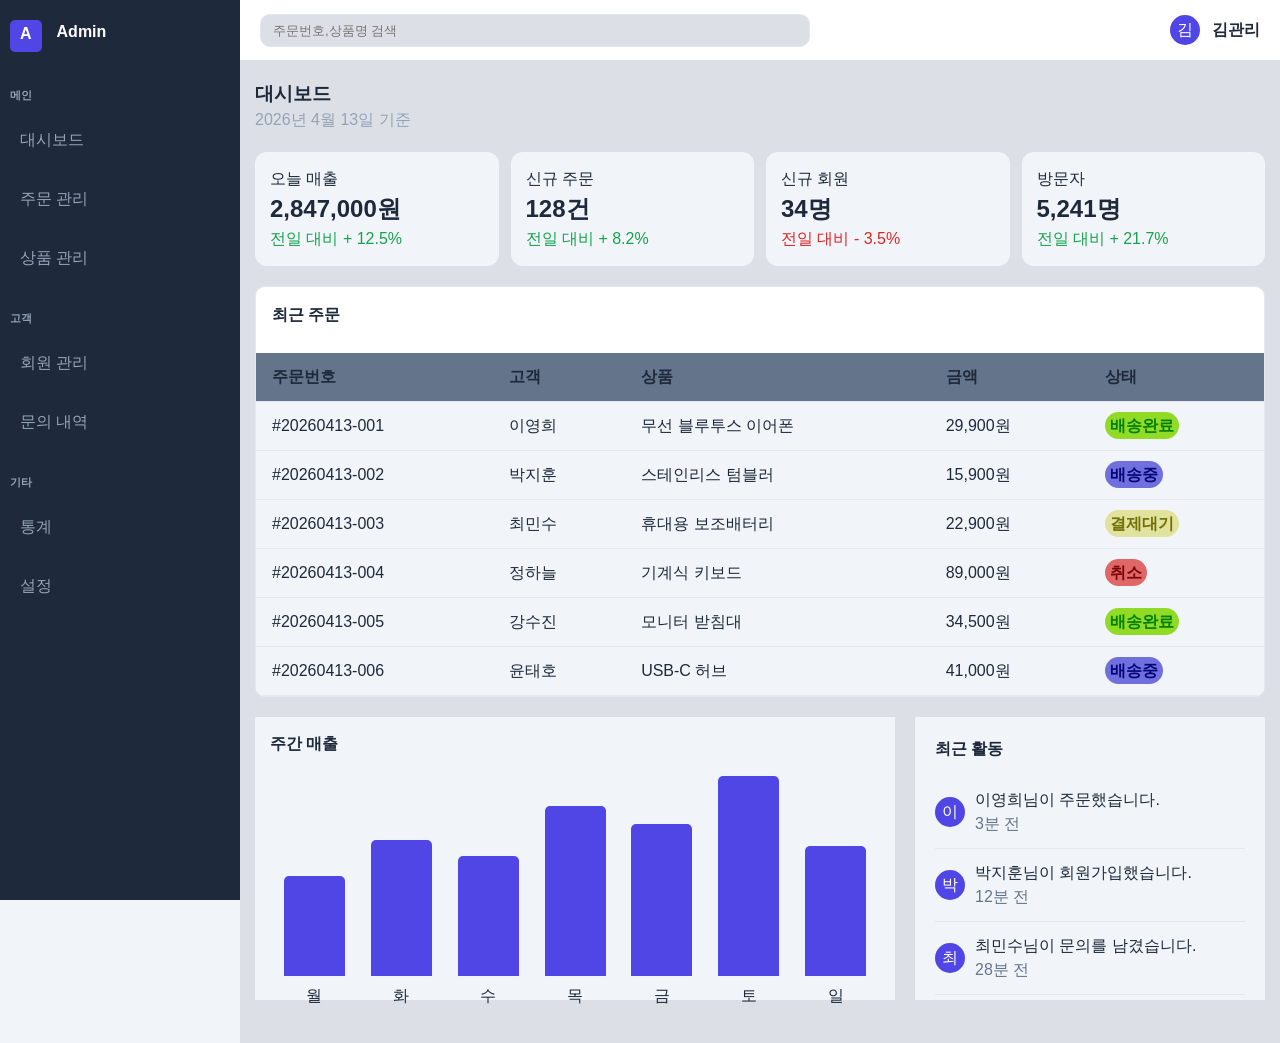
<file: index.html>
<!doctype html>
<html lang="ko">
  <head>
    <meta charset="UTF-8" />
    <meta
      http-equiv="refresh"
      content="0; url=./ex3/index01.html"
    />
    <title>차트</title>
  </head>

  <body>
    <a href="./ex3/index01.html">차트</a>
  </body>
</html>
</file>
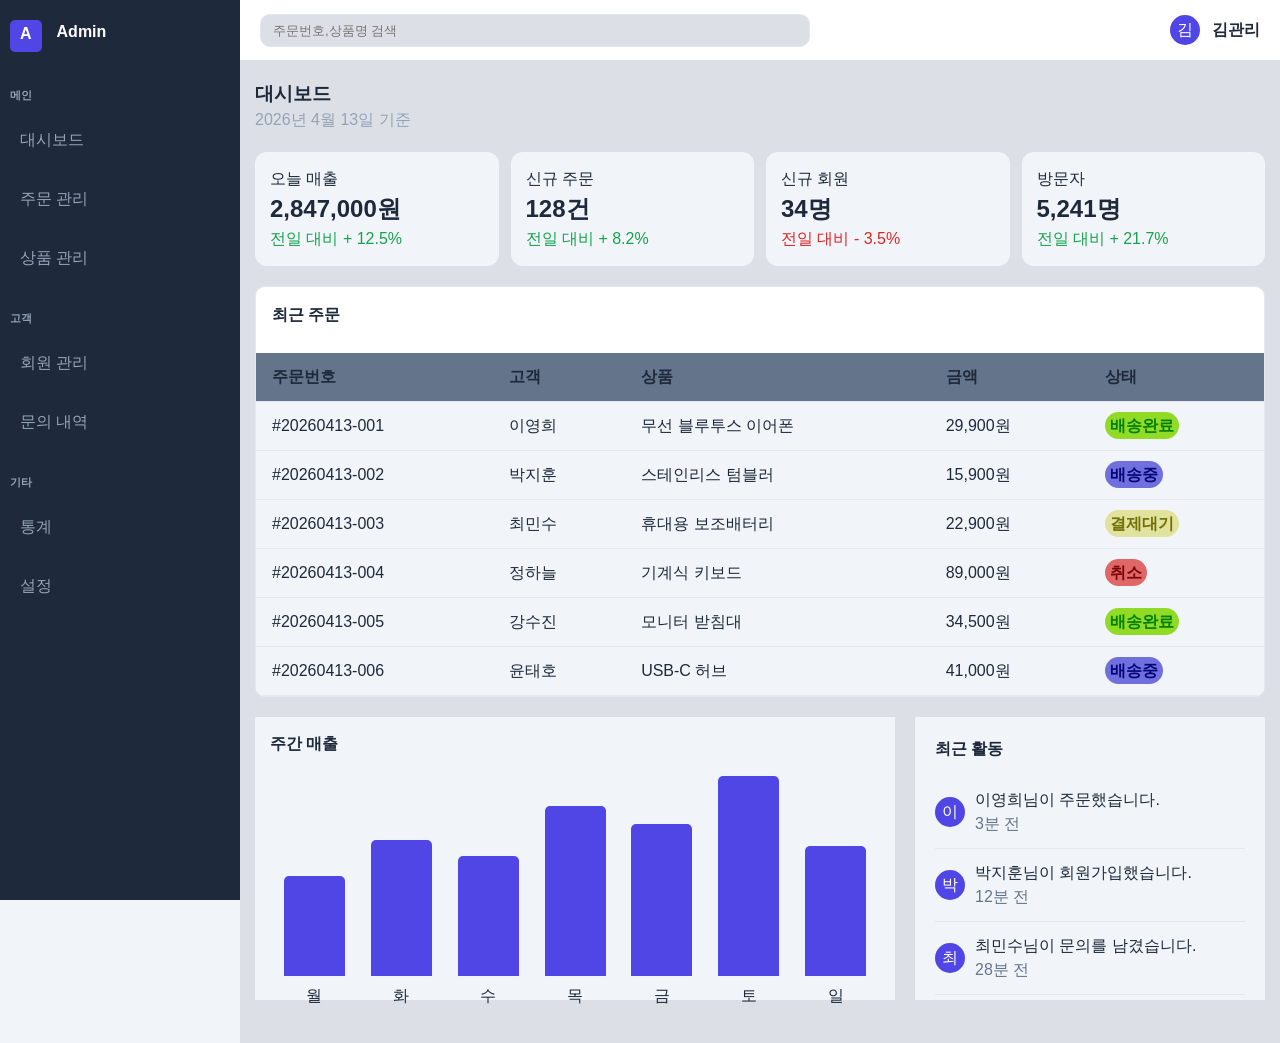
<file: index01.html>
<!doctype html>
<html lang="ko">
  <head>
    <meta charset="UTF-8" />
    <meta
      http-equiv="refresh"
      content="0; url=./ex3/index01.html"
    />
    <title>관리자 대시보드</title>
  </head>

  <body>
    <a href="./ex3/index01.html">관리자 대시보드로 이동</a>
  </body>
</html>
</file>
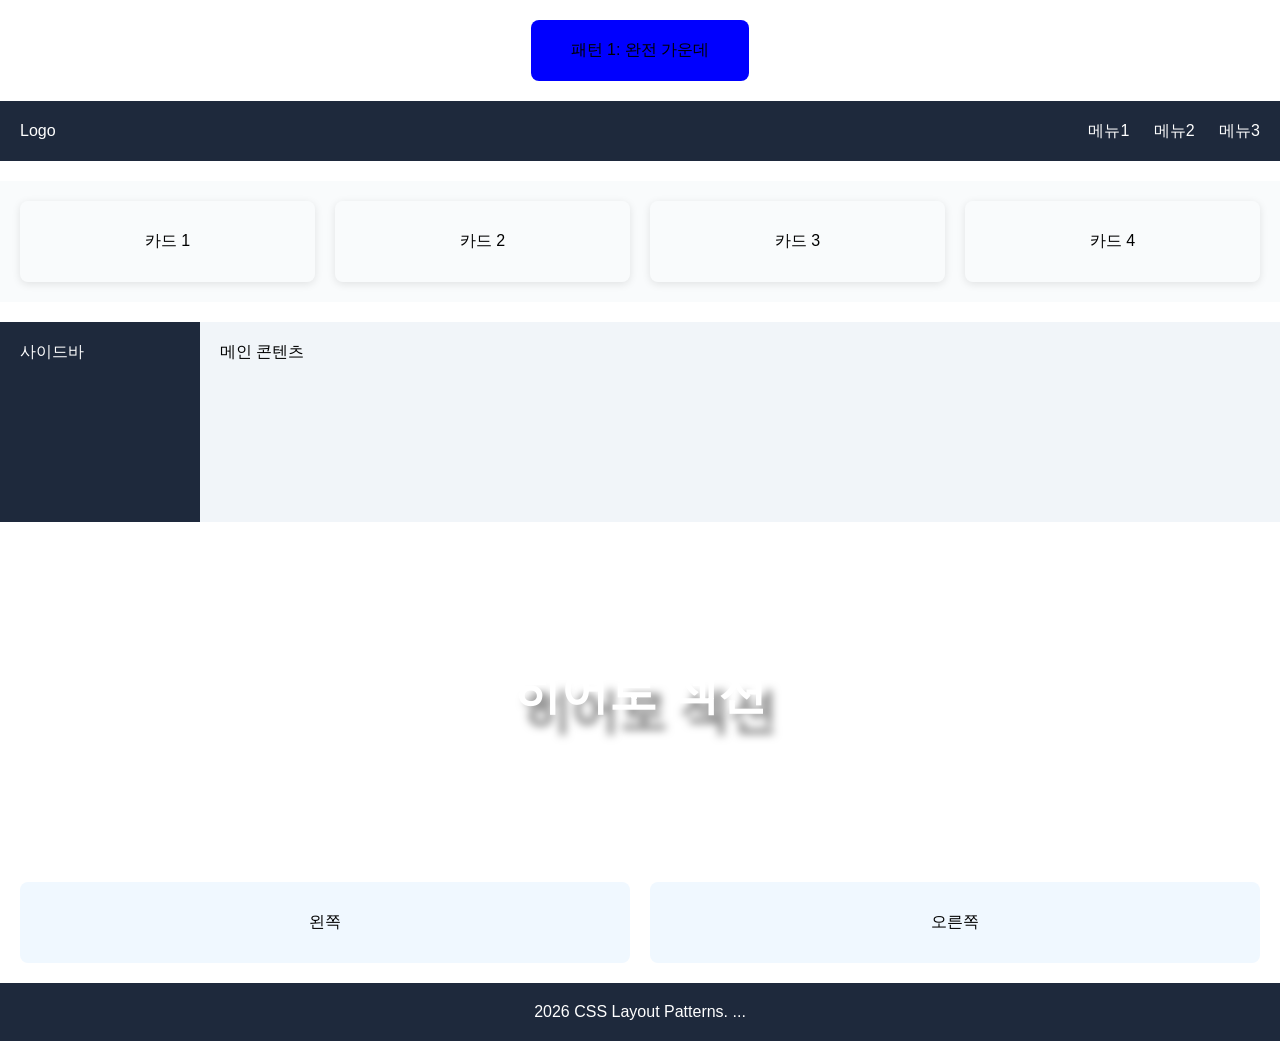
<file: ch06/index01.html>
<!doctype html>
<html lang="en">
  <head>
    <meta charset="UTF-8" />
    <meta name="viewport" content="width=device-width, initial-scale=1.0" />
    <title>레이아웃 7가지 패턴</title>
    <link rel="stylesheet" href="style.css" />
  </head>

  <body>
    <!-- 6. 스티키 푸터  -->
    <div class="content-wrapper">
      <!-- 패턴 1 : 완전 가운데 정렬 -->
      <div class="demo-center">
        <div class="box">패턴 1: 완전 가운데</div>
      </div>

      <!-- 패턴 2 네비게이션 바 -->
      <nav class="demo-nav">
        <span>Logo</span>
        <div>
          <a href="">메뉴1</a>
          <a href="">메뉴2</a>
          <a href="">메뉴3</a>
        </div>
      </nav>

      <!-- 패턴 3 카드 그리드  -->
      <section class="demo-grid">
        <div class="card">카드 1</div>
        <div class="card">카드 2</div>
        <div class="card">카드 3</div>
        <div class="card">카드 4</div>
      </section>

      <!-- 패턴 4 사이드바 + 메인  -->
      <div class="demo-sidebar-layout">
        <aside class="sidebar">사이드바</aside>
        <div class="content">메인 콘텐츠</div>
      </div>

      <!-- 패턴 5 히어로 섹션 -->
      <div class="demo-hero">
        <h2>히어로 섹션</h2>
      </div>

      <!-- 패턴 7 : 반응형 2단에서 1단으로  -->
      <div class="demo-responsive">
        <div class="col">왼쪽</div>
        <div class="col">오른쪽</div>
      </div>
    </div>

    <!-- 패턴 6 스티키 푸터 -->
    <footer>2026 CSS Layout Patterns. ...</footer>
  </body>
</html>
</file>
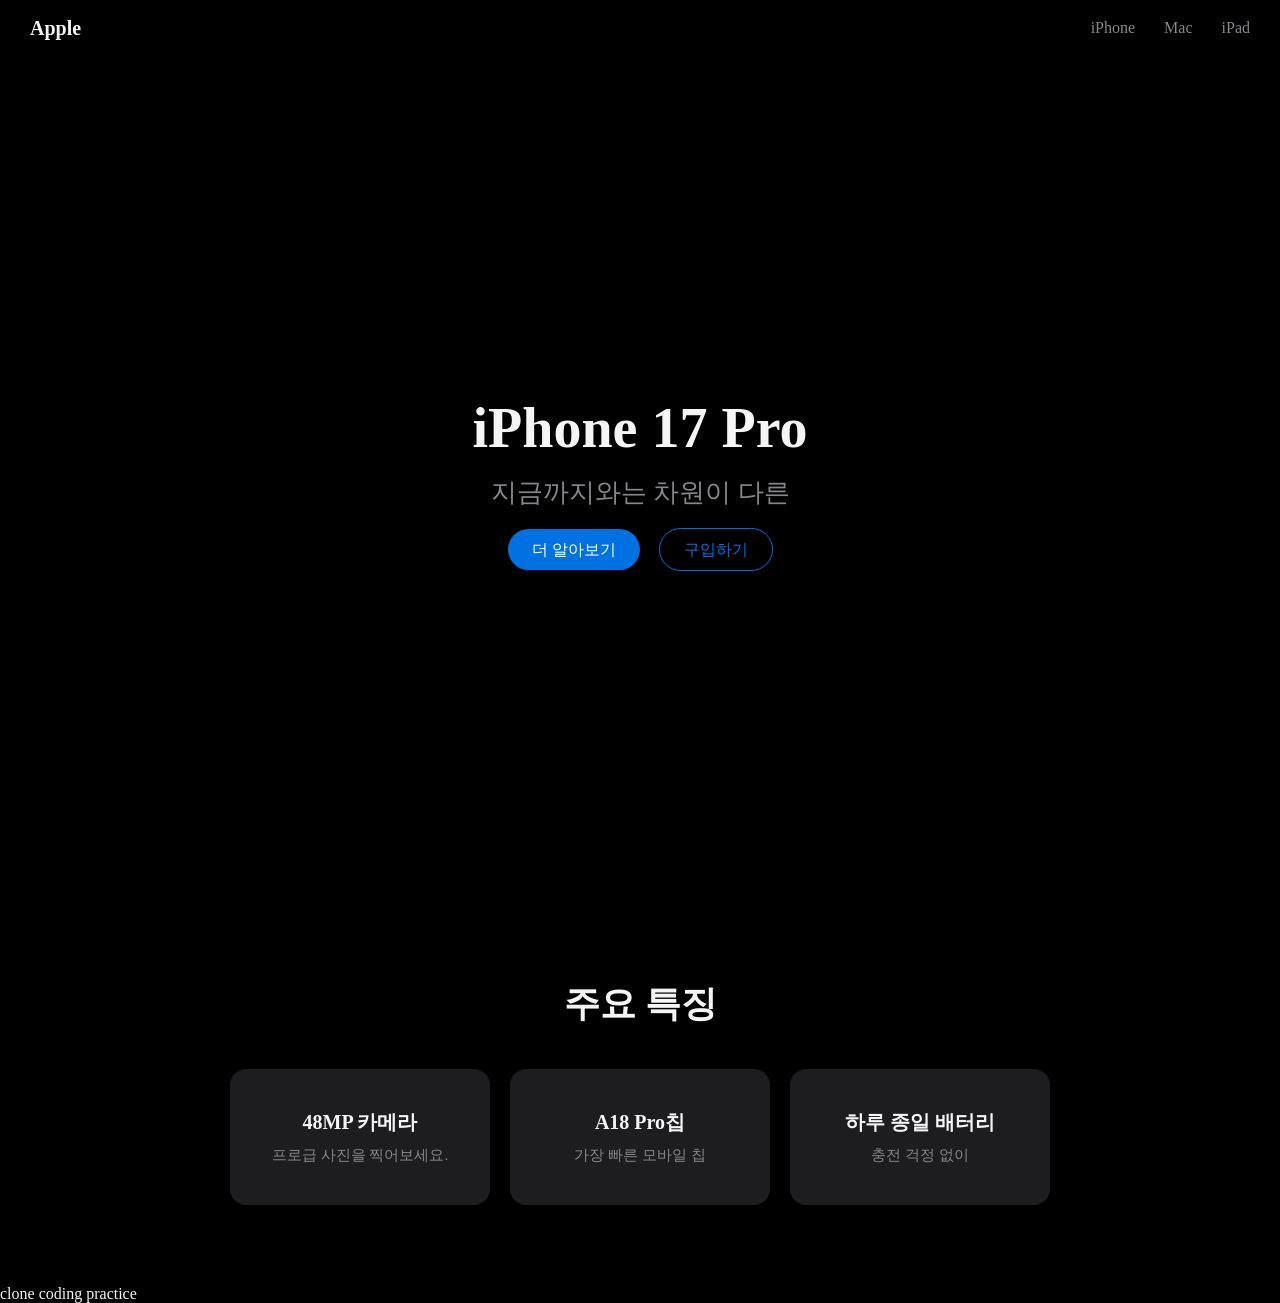
<file: ch08/index01.html>
<!doctype html>
<html lang="ko">
  <head>
    <meta charset="UTF-8" />
    <meta name="viewport" content="width=device-width, initial-scale=1.0" />
    <title>애플 클론 코딩</title>
    <link rel="stylesheet" href="style.css" />
  </head>

  <body>
    <!-- 헤더 영역 -->
    <header class="site-header">
      <span class="nav-logo">Apple</span>
      <nav class="nav">
        <a href="?">iPhone</a>
        <a href="?">Mac</a>
        <a href="?">iPad</a>
      </nav>
    </header>

    <!-- 메인 영역 -->
    <main>
      <section class="hero">
        <h1>iPhone 17 Pro</h1>
        <p>지금까지와는 차원이 다른</p>
        <div class="hero-buttons">
          <a href="?" class="btn btn-primary">더 알아보기</a>
          <a href="?" class="btn btn-secondary">구입하기</a>
        </div>
      </section>

      <section class="features">
        <h2>주요 특징</h2>
        <div class="feature-cards">
          <!-- 카드  1 -->
          <div class="feature-card">
            <h3>48MP 카메라</h3>
            <p>프로급 사진을 찍어보세요.</p>
          </div>

          <!-- 카드  2 -->
          <div class="feature-card">
            <h3>A18 Pro칩</h3>
            <p>가장 빠른 모바일 칩</p>
          </div>

          <!-- 카드  3 -->
          <div class="feature-card">
            <h3>하루 종일 배터리</h3>
            <p>충전 걱정 없이</p>
          </div>
        </div>
      </section>
    </main>

    <!-- 푸터 영역 -->
    <footer>
      <p>clone coding practice</p>
    </footer>
  </body>
</html>
</file>
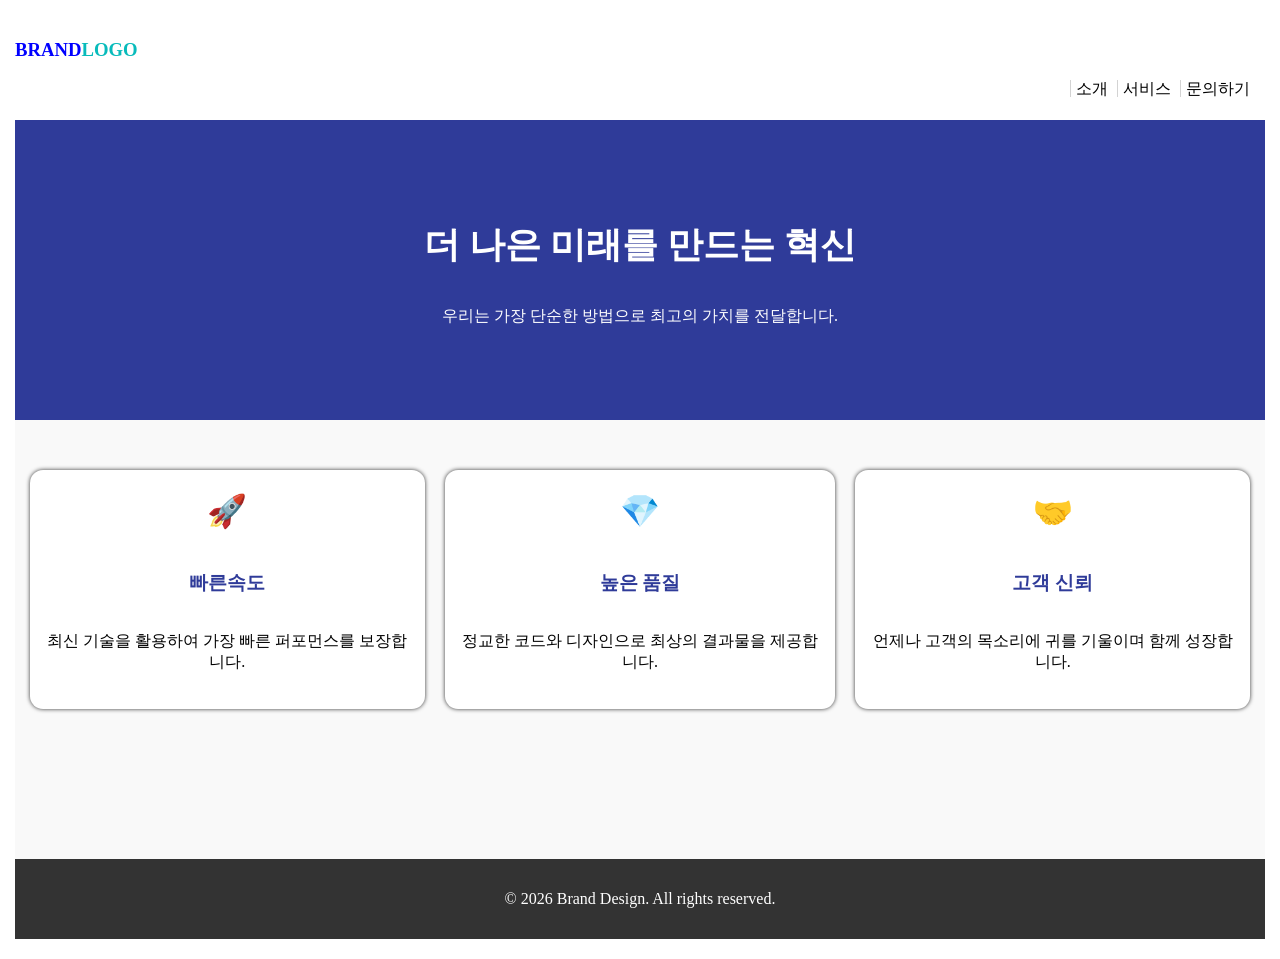
<file: ex1/index01.html>
<!-- 상단(Header): 로고는 왼쪽, 내비게이션 메뉴는 오른쪽에 배치 (Flexbox 활용).
중앙(Hero): 서비스의 핵심 문구를 중앙 정렬하여 배치.
하단(Features): 3개의 카드 섹션을 가로로 균등하게 배치 (Flexbox 활용). -->
<!doctype html>
<html lang="en">
  <head>
    <meta charset="UTF-8" />
    <meta name="viewport" content="width=device-width, initial-scale=1.0" />
    <title>Document</title>
    <link rel="stylesheet" href="style.css" />
  </head>

  <body>
    <header>
      <h3><span class="brand">BRAND</span><span class="logo">LOGO</span></h3>
      <nav>
        <div class="menu">
          <span>소개</span>
          <span>서비스</span>
          <span>문의하기</span>
        </div>
      </nav>
    </header>

    <main>
      <div class="title">
        <h1>더 나은 미래를 만드는 혁신</h1>
        <p>우리는 가장 단순한 방법으로 최고의 가치를 전달합니다.</p>
      </div>

      <div class="container">
        <div class="card">
          <h1>🚀</h1>
          <h3>빠른속도</h3>
          <p>최신 기술을 활용하여 가장 빠른 퍼포먼스를 보장합니다.</p>
        </div>
        <div class="card">
          <h1>💎</h1>
          <h3>높은 품질</h3>
          <p>정교한 코드와 디자인으로 최상의 결과물을 제공합니다.</p>
        </div>
        <div class="card">
          <h1>🤝</h1>
          <h3>고객 신뢰</h3>
          <p>언제나 고객의 목소리에 귀를 기울이며 함께 성장합니다.</p>
        </div>
      </div>

      <footer>
        <p>&copy; 2026 Brand Design. All rights reserved.</p>
      </footer>
    </main>
  </body>
</html>
</file>
<file: ch06/style.css>
* {
  margin: 0;
  padding: 0;
  box-sizing: border-box;
}

body {
  font-family: "Gill Sans", "Gill Sans MT", Calibri, "Trebuchet MS", sans-serif;
}

/* 패턴 1 */
.demo-center {
  display: flex;
  justify-content: center;
  align-items: center;
}
.box {
  background-color: blue;
  padding: 20px 40px;
  border-radius: 8px;
  margin-top: 20px;
}

/* 패턴 2 */
.demo-nav {
  display: flex;
  justify-content: space-between;
  align-items: center;
  padding: 0 20px;
  height: 60px;
  background-color: #1e293c;
  color: white;
  margin: 20px 0;
}

.demo-nav a {
  text-decoration: none;
  color: white;
  margin-left: 20px;
}

/* 패턴 3  */
.demo-grid {
  display: flex;
  flex-wrap: wrap;
  gap: 20px;
  background-color: #f9fbfc;
  padding: 20px;
  margin-bottom: 20px;
}
.card {
  flex: 1 1 200px;
  box-shadow: 0 2px 8px rgba(0, 0, 0, 0.1);
  padding: 30px;
  border-radius: 8px;
  text-align: center;
}

/* 패턴 4 */
.demo-sidebar-layout {
  display: flex;
  min-height: 200px;
  margin-bottom: 20px;
}
.sidebar {
  width: 200px;
  background-color: #1e293c;
  color: white;
  padding: 20px;
}
.content {
  flex: 1;
  background-color: #f1f5f9;
  padding: 20px;
}

/* 패턴 5 */
.demo-hero {
  height: 300px;
  background: url("https://picsum.photos/seed/hero/1200/300") center/cover;
  display: flex;
  justify-content: center;
  align-items: center;
  color: white;
  font-size: 32px;
  text-shadow: 10px 20px 8px rgba(0, 0, 0, 0.5);
  margin-bottom: 20px;
}

/* 패턴 6  */
body {
  display: flex;
  flex-direction: column;
  min-height: 100vh;
}
.content-wrapper {
  flex: 1;
}
footer {
  padding: 20px;
  background-color: #1e293c;
  color: white;
  text-align: center;
}

/* 패턴 7 : 반응형 */
.demo-responsive {
  display: flex;
  gap: 20px;
  padding: 20px;
}
.col {
  flex: 1;
  background-color: aliceblue;
  padding: 30px;
  border-radius: 8px;
  text-align: center;
}
@media (max-width: 768px) {
  .demo-responsive {
    flex-direction: column;
  }
}
</file>
<file: ch08/style.css>
/* css 변수 : 색상 테마를 한곳에서 관리 
: root --> html 요소를 가리키며 여기 선언한 변수는 모든 하위 요소가 물려받음.*/
:root {
  --apple-black: #000000;
  --apple-gray: #86868b;
  --apple-blue: #0071e3;
  --apple-white: #f5f5f5;
  --card-bg: #1d1d1f;

  --header-height: 56px;
}

/* 1단계 : 리셋 + 전역 스타일 */
* {
  margin: 0;
  padding: 0;
  box-sizing: border-box;
}
a {
  text-decoration: none;
}
body {
  background-color: var(--apple-black);
  color: var(--apple-white);
}

/* 컴포넌트 - 헤더영역(고정 네비게이션) */
.site-header {
  height: var(--header-height);
  display: flex;
  justify-content: space-between;
  align-items: center;
  padding: 0 30px;
  position: fixed;
  top: 0;
  left: 0;
  width: 100%;

  background-color: rgba(0, 0, 0, 0.5);

  /* 요소 뒤에 있는 배경에 필터 적용. 
   blur(10px) : 뒤 내용을 10px만큼 흐리게 만듦.
   반투명 배경색과 함께 쓰면 유리판 같은 느낌이 난다.*/
  backdrop-filter: blur(3px);

  /* z-index : 다른 요소위에 항상 보이도록.
  단 , position이 지정된 요소에만 적용. */
  z-index: 100;
}
.nav a:hover {
  color: white;
}
.nav-logo {
  font-size: 20px;
  font-weight: bold;
}
.nav a {
  color: var(--apple-gray);
  margin-left: 25px;
}

/* 컴포넌트 메인 : hero 섹션 */
/* fixed 헤더에 가려지지 않도록 본문 전체를 헤더 높이만큼 밀어낸다. */
main {
  padding-top: var(--header-height);
}
.hero {
  /* 100vh를 그대로 쓰면 패딩탑이 더해져서 화면보다 더 크게 보임. */
  height: calc(100vh - var(--header-height));
  display: flex;
  flex-direction: column;
  justify-content: center;
  align-items: center;
}
.hero h1 {
  font-size: 56px;
  margin-bottom: 15px;
}
.hero p {
  font-size: 26px;
  margin-bottom: 30px;
  color: var(--apple-gray);
}
.btn {
  padding: 12px 24px;
  border-radius: 24px;
  transition: opacity 0.3s ease;
}
.btn-primary {
  background-color: var(--apple-blue);
  color: white;
  margin-right: 15px;
  transition: opacity 0.3s ease;
}
.btn-secondary {
  color: var(--apple-blue);
  border: 1px solid var(--apple-blue);
  transition:
    background-color 0.3s ease,
    color 0.3s ease;
}

/* 컴포넌트 주요 특징 카드 */
/* 2단계 : 레이아웃. */
.features {
  padding: 80px 30px;
  text-align: center;
}
.feature-cards {
  display: flex;
  justify-content: center;
  gap: 20px;
  flex-wrap: wrap;
}

/* 3단계 : 컴포넌트 스타일. */
.features h2 {
  font-size: 36px;
  margin-bottom: 40px;
}
.feature-card {
  background-color: var(--card-bg);
  padding: 40px;
  border-radius: 16px;
  text-align: center;
  cursor: pointer;
  transition:
    transform 0.5s ease,
    box-shadow 0.5s ease;

  /* 카드 폭을 지정하지 않으면 텍스트 길이에 따라서 제각각 크기를 가질 수 있음. 
  flex-basis로 기준 크기를 주고 grow: 0 으로 둬서 남는 공간에 따라 늘어나지 않게 할 수 있음.*/
  flex: 0 1 260px;
}
.feature-card h3 {
  font-size: 20px;
  margin-bottom: 10px;
}
.feature-card p {
  color: var(--apple-gray);
  font-size: 15px;
}

/* 4단계 : 세부조정. */
.btn-primary:hover {
  opacity: 0.5;
}
.btn-secondary:hover {
  background-color: var(--apple-blue);
  color: white;
}
.feature-card:hover {
  transform: scale(1.1);
  box-shadow: 2px 5px 10px rgba(255, 255, 255, 0.2);
}

/* 5단계 : 반응형 처리 */
@media (max-width: 768px) {
  .feature-card {
    display: flex;
    flex-direction: column;
  }
}
</file>
<file: ex1/style.css>
/* 1 */
* {
}
body {
  padding: 5px 0;
  margin: 15px 15px;
}

/* 2 */
main {
  margin-top: 20px;
  background-color: #f9f9f9;
}
footer {
  background-color: #333333;
  color: white;
  text-align: center;

  display: flex;
  flex-direction: column;
  justify-content: center;
  height: 80px;
}

/* 3 */
.brand {
  color: blue;
}
.logo {
  color: rgb(8, 187, 187);
}
nav {
  display: flex;
  justify-content: flex-end;
}
.menu {
  padding: 0 10px;
}
.menu span {
  padding: 0 5px;
  border-left: 1px solid lightgray;
}

.title {
  height: 300px;
  background-color: #2f3b99;
  color: white;
  display: flex;
  flex-direction: column;
  justify-content: center;
  text-align: center;
}
.title > h1 {
  font-size: 36px;
  margin-bottom: 20px;
}
.container {
  display: flex;
  justify-content: space-evenly;
  margin-top: 50px;
  margin-bottom: 150px;
  gap: 20px;
  padding: 0 15px;
}
.card {
  display: flex;
  flex-direction: column;

  text-align: center;
  background-color: white;
  border-radius: 13px;

  padding: 0 10px 20px 10px;
  box-shadow: 0 0px 4px rgba(0, 0, 0, 0.8);
}
.card h3 {
  color: #2f3b99;
}
</file>
